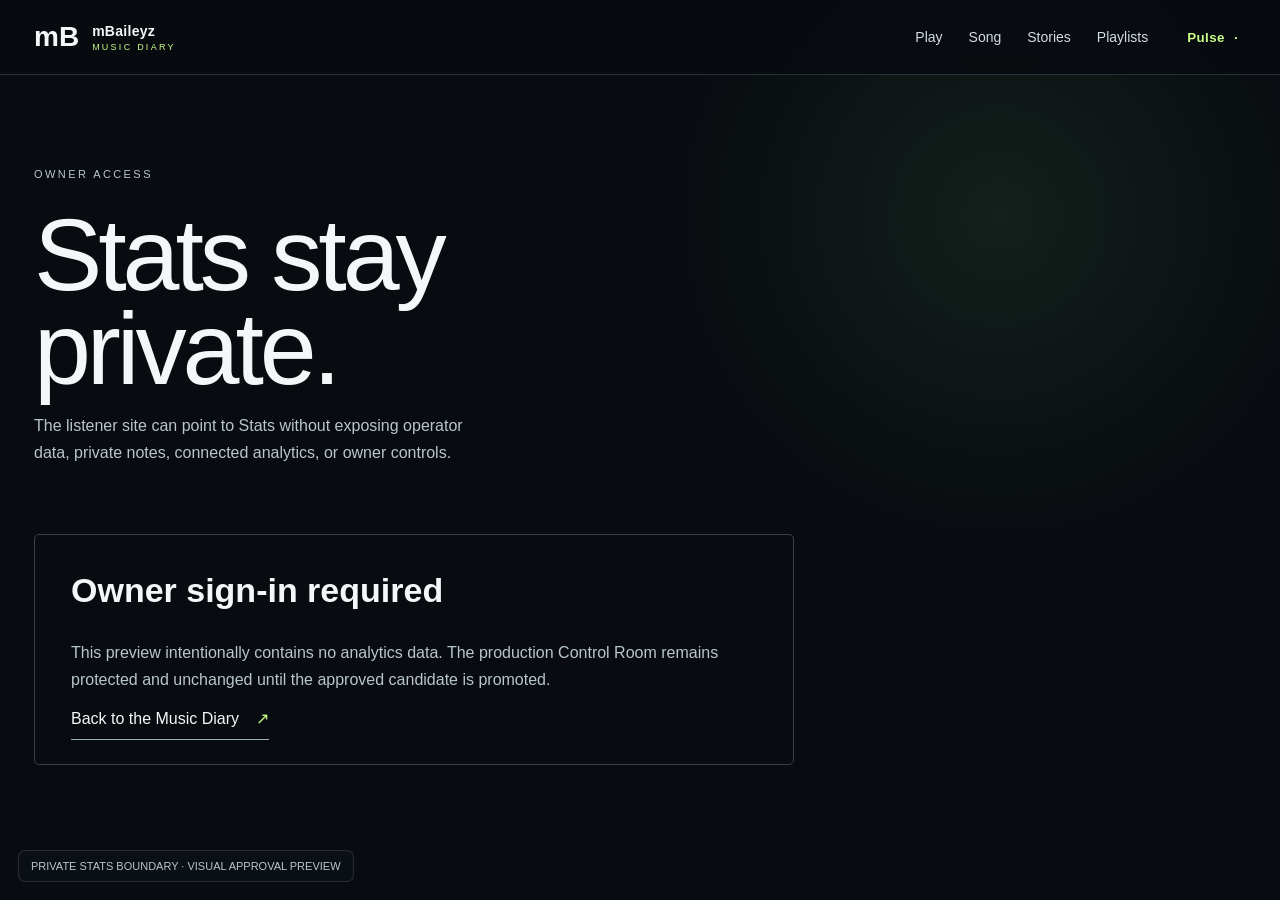
<file: stats/index.html>
<!doctype html><html lang="en" data-frequency="pulse"><head><meta charset="utf-8"><meta name="viewport" content="width=device-width,initial-scale=1"><title>Stats — Bailey Preview</title><link rel="stylesheet" href="/styles.css"></head><body><header class="top"><div class="top-inner"><a class="brand" href="/"><span class="brand-mark">mB</span><span class="brand-copy"><strong>mBaileyz</strong><small>MUSIC DIARY</small></span></a><nav class="nav"><a href="/">Play</a><a href="/song/">Song</a><a href="/stories/">Stories</a><a href="/playlist/">Playlists</a></nav><div class="freq"><button data-freq-toggle><span data-freq-label>Pulse</span> <span>·</span></button><div class="freq-menu"><button data-frequency-choice="spark">Spark <span>○</span></button><button data-frequency-choice="pulse">Pulse <span>○</span></button><button data-frequency-choice="depth">Depth <span>○</span></button><button data-frequency-choice="still">Still <span>○</span></button><button data-frequency-choice="shadow">Shadow <span>○</span></button><button class="motion" data-motion>Motion on</button></div></div></div></header><main class="shell"><section class="page-hero"><p class="eyebrow">Owner access</p><h1>Stats stay private.</h1><p>The listener site can point to Stats without exposing operator data, private notes, connected analytics, or owner controls.</p></section><section class="private-box"><h2>Owner sign-in required</h2><p>This preview intentionally contains no analytics data. The production Control Room remains protected and unchanged until the approved candidate is promoted.</p><a class="secondary" href="/">Back to the Music Diary <span>↗</span></a></section></main><div class="preview-note">PRIVATE STATS BOUNDARY · VISUAL APPROVAL PREVIEW</div><script src="/script.js"></script></body></html>
</file>
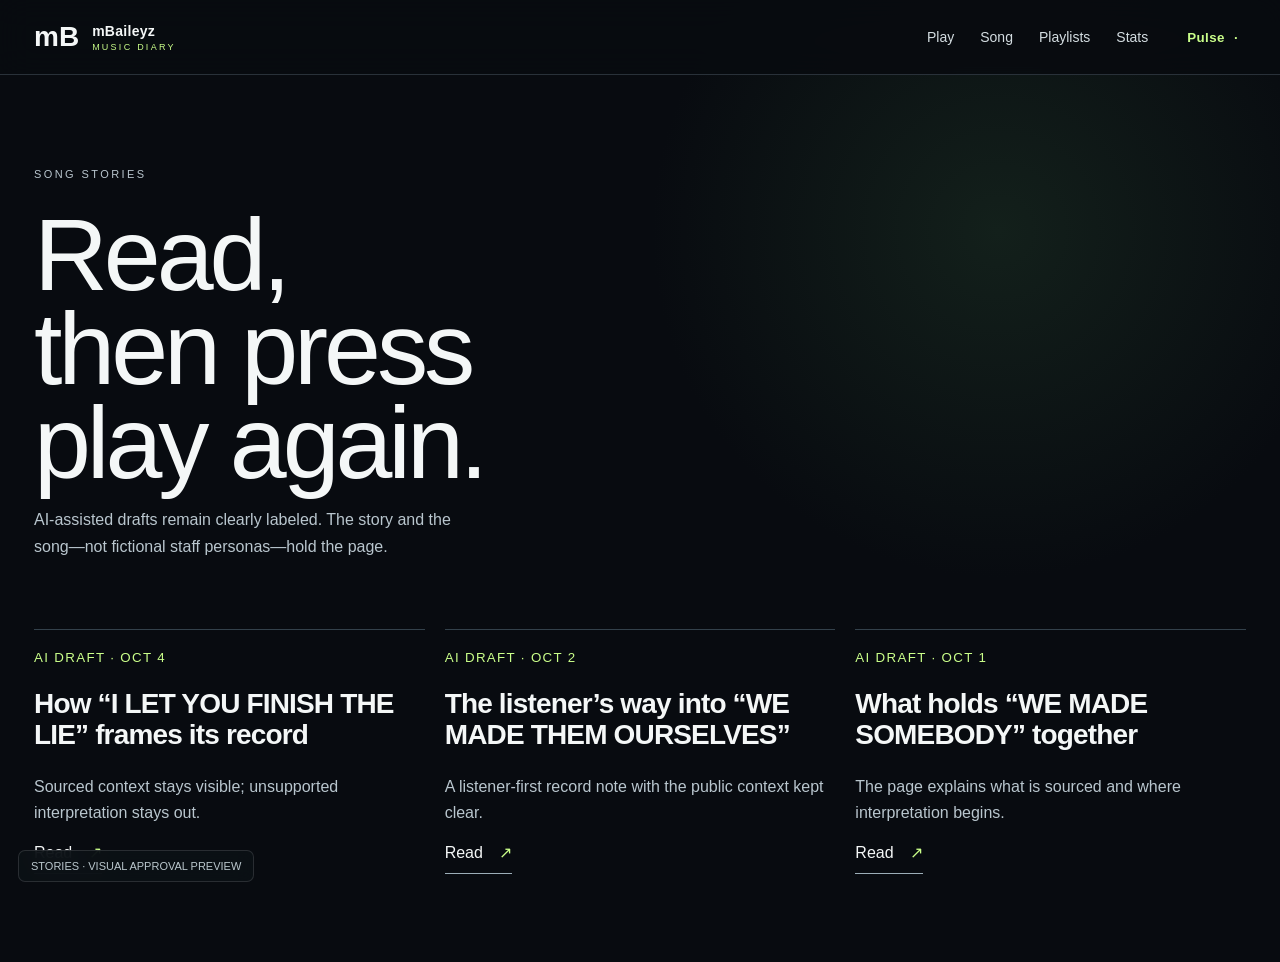
<file: stories/index.html>
<!doctype html><html lang="en" data-frequency="pulse"><head><meta charset="utf-8"><meta name="viewport" content="width=device-width,initial-scale=1"><title>Stories — Bailey Preview</title><link rel="stylesheet" href="/styles.css"></head><body><header class="top"><div class="top-inner"><a class="brand" href="/"><span class="brand-mark">mB</span><span class="brand-copy"><strong>mBaileyz</strong><small>MUSIC DIARY</small></span></a><nav class="nav"><a href="/">Play</a><a href="/song/">Song</a><a href="/playlist/">Playlists</a><a href="/stats/">Stats</a></nav><div class="freq"><button data-freq-toggle><span data-freq-label>Pulse</span> <span>·</span></button><div class="freq-menu"><button data-frequency-choice="spark">Spark <span>○</span></button><button data-frequency-choice="pulse">Pulse <span>○</span></button><button data-frequency-choice="depth">Depth <span>○</span></button><button data-frequency-choice="still">Still <span>○</span></button><button data-frequency-choice="shadow">Shadow <span>○</span></button><button class="motion" data-motion>Motion on</button></div></div></div></header><main class="shell"><section class="page-hero"><p class="eyebrow">Song Stories</p><h1>Read, then press play again.</h1><p>AI-assisted drafts remain clearly labeled. The story and the song—not fictional staff personas—hold the page.</p></section><section class="story-grid"><article class="story"><small>AI draft · Oct 4</small><h2>How “I LET YOU FINISH THE LIE” frames its record</h2><p>Sourced context stays visible; unsupported interpretation stays out.</p><a class="secondary" href="/song/">Read <span>↗</span></a></article><article class="story"><small>AI draft · Oct 2</small><h2>The listener’s way into “WE MADE THEM OURSELVES”</h2><p>A listener-first record note with the public context kept clear.</p><a class="secondary" href="/song/">Read <span>↗</span></a></article><article class="story"><small>AI draft · Oct 1</small><h2>What holds “WE MADE SOMEBODY” together</h2><p>The page explains what is sourced and where interpretation begins.</p><a class="secondary" href="/song/">Read <span>↗</span></a></article></section></main><div class="preview-note">STORIES · VISUAL APPROVAL PREVIEW</div><script src="/script.js"></script></body></html>
</file>
<file: styles.css>
*{box-sizing:border-box}html{background:#080b10;color:#f4f7f7;font-family:Arial,Helvetica,sans-serif;scroll-behavior:smooth}body{margin:0;background:var(--page-bg,#080b10);color:#f4f7f7;min-height:100vh;transition:background 900ms ease,color 600ms ease}
:root{--accent:#caff8a;--secondary:#95dcff;--line:#33414b;--muted:#b9c6ce;--surface:#11171e;--radius:5px;--art-filter:saturate(.96) contrast(1.02);--title-weight:520;--title-size:clamp(3.6rem,8vw,7.6rem);--title-leading:.92;--title-track:-.04em;--space:72px;--page-bg:radial-gradient(circle at 78% 24%,#13201b 0,#080b10 28%,#080b10 68%)}
html[data-frequency="spark"]{--accent:#d8f88b;--secondary:#f0b9d5;--line:#526157;--radius:8px;--art-filter:saturate(1.08) contrast(1.03) brightness(1.03);--title-weight:620;--title-size:clamp(3.5rem,7.6vw,7.2rem);--title-leading:.91;--title-track:-.045em;--space:62px;--page-bg:radial-gradient(circle at 80% 20%,#18251b 0,#0a100d 31%,#080b10 72%)}
html[data-frequency="depth"]{--accent:#e8d2aa;--secondary:#a9c7e6;--line:#39434a;--radius:2px;--art-filter:saturate(.82) contrast(.98);--title-weight:460;--title-size:clamp(3.35rem,6.9vw,6.6rem);--title-leading:1;--title-track:-.055em;--space:88px;--page-bg:radial-gradient(circle at 78% 22%,#12161b 0,#080a0d 34%,#080b10 74%)}
html[data-frequency="still"]{--accent:#d9e1dc;--secondary:#aebfc6;--line:#343b3e;--radius:1px;--art-filter:saturate(.72) contrast(.97) brightness(.98);--title-weight:470;--title-size:clamp(3.3rem,6.7vw,6.3rem);--title-leading:1.02;--title-track:-.04em;--space:100px;--page-bg:linear-gradient(180deg,#0b0d0e,#080b10 55%,#090b0c)}
html[data-frequency="shadow"]{--accent:#d9c69a;--secondary:#9eacb5;--line:#303436;--radius:3px;--art-filter:saturate(.58) contrast(1.08) brightness(.72);--title-weight:500;--title-size:clamp(3.4rem,7.1vw,6.8rem);--title-leading:.96;--title-track:-.05em;--space:82px;--page-bg:radial-gradient(circle at 76% 20%,#17140f 0,#070808 30%,#050606 74%)}
a{color:inherit}.shell{max-width:1540px;margin:auto;padding:0 34px 100px}.top{position:sticky;top:0;z-index:30;background:#080b10e8;backdrop-filter:blur(16px);border-bottom:1px solid #293139}.top-inner{max-width:1540px;margin:auto;padding:15px 34px;display:grid;grid-template-columns:1fr auto auto;align-items:center;gap:26px}.brand{text-decoration:none;display:flex;align-items:center;gap:13px}.brand-mark{font:900 28px/1 Arial Black,Arial}.brand-copy strong{display:block;font-size:14px;letter-spacing:.02em}.brand-copy small{display:block;color:var(--accent);font-size:9px;letter-spacing:.25em;margin-top:3px}.nav{display:flex;gap:26px;align-items:center}.nav a{text-decoration:none;font-size:14px;color:#d4dde1}.nav a:hover{color:#fff}.freq{position:relative}.freq>button{min-height:44px;border:0;background:transparent;color:#eef5f7;cursor:pointer;font-weight:650;letter-spacing:.03em;padding:8px}.freq>button span{color:var(--accent);margin-left:5px}.freq-menu{position:absolute;right:0;top:48px;background:#0d1419f5;border:1px solid #6d7d8540;border-radius:10px;padding:6px;width:172px;box-shadow:0 18px 48px #0008;display:none}.freq.open .freq-menu{display:block}.freq-menu button{display:flex;justify-content:space-between;width:100%;min-height:42px;padding:10px;border:0;background:transparent;color:#dbe5e9;text-align:left;border-radius:6px;cursor:pointer}.freq-menu button[aria-pressed="true"]{background:#ffffff0c;color:#fff}.freq-menu button[aria-pressed="true"] span{color:var(--accent)}.freq-menu .motion{border-top:1px solid #ffffff18;border-radius:0;margin-top:4px;color:#aebfc6}
.hero{display:grid;grid-template-columns:minmax(0,.88fr) minmax(420px,1.12fr);gap:clamp(48px,7vw,120px);align-items:center;padding:var(--space) 0 70px;min-height:780px}.eyebrow{font-size:11px;letter-spacing:.22em;text-transform:uppercase;color:var(--accent);margin:0 0 24px}.hero h1,.page-hero h1{font-size:var(--title-size);font-weight:var(--title-weight);line-height:var(--title-leading);letter-spacing:var(--title-track);margin:0;max-width:10ch;text-wrap:balance;word-break:normal;hyphens:none}.lede{font-size:clamp(17px,1.5vw,21px);line-height:1.65;color:#d0dce0;max-width:37ch;margin:28px 0 32px}.actions{display:flex;align-items:center;gap:26px;flex-wrap:wrap}.primary{display:inline-flex;align-items:center;justify-content:center;min-height:56px;padding:15px 26px;background:var(--accent);color:#111817;text-decoration:none;border:1px solid var(--accent);border-radius:var(--radius);font-weight:750}.secondary{text-decoration:none;border-bottom:1px solid #9caeb8;padding:12px 0}.secondary span{color:var(--accent);margin-left:12px}.art-frame{border:1px solid var(--line);border-radius:var(--radius);overflow:hidden;background:#11171e;transition:border-color 700ms ease,border-radius 700ms ease}.art-frame img{display:block;width:100%;aspect-ratio:16/9;object-fit:cover;filter:var(--art-filter);transition:filter 1200ms ease,transform 1600ms ease}.art-frame.motion img{animation:breathe 18s ease-in-out infinite alternate}@keyframes breathe{from{transform:scale(1)}to{transform:scale(1.025)}}.art-caption{display:flex;justify-content:space-between;gap:20px;padding:13px 16px;border-top:1px solid var(--line);font-size:11px;letter-spacing:.1em;text-transform:uppercase;color:#aab8bf}
.section{border-top:1px solid var(--line);padding:62px 0}.section-head{display:flex;justify-content:space-between;align-items:end;gap:30px;margin-bottom:28px}.section-head h2{font-size:clamp(2rem,4vw,3.5rem);letter-spacing:-.04em;margin:0;font-weight:600}.section-head p{margin:0;color:var(--muted);max-width:44ch;line-height:1.6}.cards{display:grid;grid-template-columns:repeat(5,1fr);gap:14px}.card{text-decoration:none;border-top:1px solid var(--line);padding-top:13px}.card img{width:100%;aspect-ratio:16/9;object-fit:cover;filter:var(--art-filter)}.card small{display:block;color:var(--muted);margin-top:12px}.card strong{display:block;margin-top:7px;font-size:16px;line-height:1.3}.quiet-grid{display:grid;grid-template-columns:1.15fr .85fr;gap:70px}.diary-list{display:grid;gap:0;border-top:1px solid var(--line)}.diary-row{display:grid;grid-template-columns:90px 1fr auto;gap:22px;padding:21px 0;border-bottom:1px solid var(--line);align-items:center}.diary-row time{color:var(--muted);font-size:12px}.diary-row strong{font-size:17px}.diary-row a{text-decoration:none;color:var(--accent)}.compass{border:1px solid var(--line);padding:28px;border-radius:var(--radius)}.compass h3{font-size:28px;margin:0 0 8px}.compass p{color:var(--muted);line-height:1.6}.lanes{display:flex;gap:8px;margin:20px 0 0;flex-wrap:wrap}.lanes button{border:1px solid var(--line);background:transparent;color:#d9e2e6;padding:10px 14px;border-radius:999px}.lanes button:first-child{border-color:var(--accent);color:var(--accent)}
.preview-note{position:fixed;left:18px;bottom:18px;z-index:50;background:#0b1115e8;border:1px solid #ffffff20;padding:9px 12px;font-size:11px;color:#bac7cd;backdrop-filter:blur(10px);border-radius:7px}
.page-hero{padding:90px 0 52px}.page-hero p{max-width:50ch;color:var(--muted);line-height:1.7}.song-layout{display:grid;grid-template-columns:minmax(380px,.9fr) 1.1fr;gap:70px;align-items:start}.song-cover img{width:100%;display:block;aspect-ratio:1/1;object-fit:cover;filter:var(--art-filter)}.song-copy h1{font-size:clamp(3rem,6vw,6rem);max-width:11ch}.song-meta{color:var(--muted);font-size:13px;margin:17px 0 0}.lyrics{margin-top:50px;border-top:1px solid var(--line);padding-top:28px;max-width:65ch}.lyrics h2{font-size:26px}.lyrics p{line-height:1.8;color:#d6dfe3}.story-grid{display:grid;grid-template-columns:repeat(3,1fr);gap:20px}.story{border-top:1px solid var(--line);padding-top:18px}.story small{color:var(--accent);text-transform:uppercase;letter-spacing:.1em}.story h2{font-size:28px;line-height:1.1;letter-spacing:-.03em}.story p{color:var(--muted);line-height:1.65}.playlist-list{display:grid;gap:0;border-top:1px solid var(--line);max-width:1000px}.track{display:grid;grid-template-columns:48px 90px 1fr auto;gap:18px;align-items:center;padding:15px 0;border-bottom:1px solid var(--line)}.track img{width:90px;aspect-ratio:16/9;object-fit:cover}.track span{color:var(--muted);font-size:12px}.track strong{font-size:18px}.track a{text-decoration:none;color:var(--accent)}.private-box{max-width:760px;border:1px solid var(--line);padding:36px;border-radius:var(--radius)}.private-box h2{font-size:34px;margin-top:0}.private-box p{color:var(--muted);line-height:1.7}
@media(max-width:1000px){.nav{display:none}.hero{grid-template-columns:1fr;min-height:auto;padding-top:70px}.hero-copy{order:1}.hero-art{order:2}.cards{grid-template-columns:repeat(2,1fr)}.quiet-grid,.song-layout{grid-template-columns:1fr}.story-grid{grid-template-columns:1fr 1fr}.top-inner{grid-template-columns:1fr auto}.song-cover{max-width:620px}}
@media(max-width:600px){.shell{padding:0 16px 90px}.top-inner{padding:11px 16px}.brand-copy strong{font-size:12px}.brand-copy small{font-size:8px}.hero{gap:34px;padding:52px 0}.hero h1{font-size:clamp(3rem,13vw,4.7rem);max-width:9ch}.lede{font-size:16px}.cards{grid-template-columns:1fr}.section{padding:46px 0}.section-head{display:block}.section-head p{margin-top:12px}.diary-row{grid-template-columns:68px 1fr;gap:12px}.diary-row a{grid-column:2}.story-grid{grid-template-columns:1fr}.track{grid-template-columns:36px 64px 1fr}.track img{width:64px}.track a{grid-column:3}.page-hero{padding-top:58px}.song-copy h1{font-size:clamp(2.8rem,13vw,4.4rem)}.preview-note{font-size:10px;left:10px;bottom:10px}}
@media(prefers-reduced-motion:reduce){*{scroll-behavior:auto!important}.art-frame.motion img{animation:none!important}.art-frame img{transition:none!important}}
</file>
